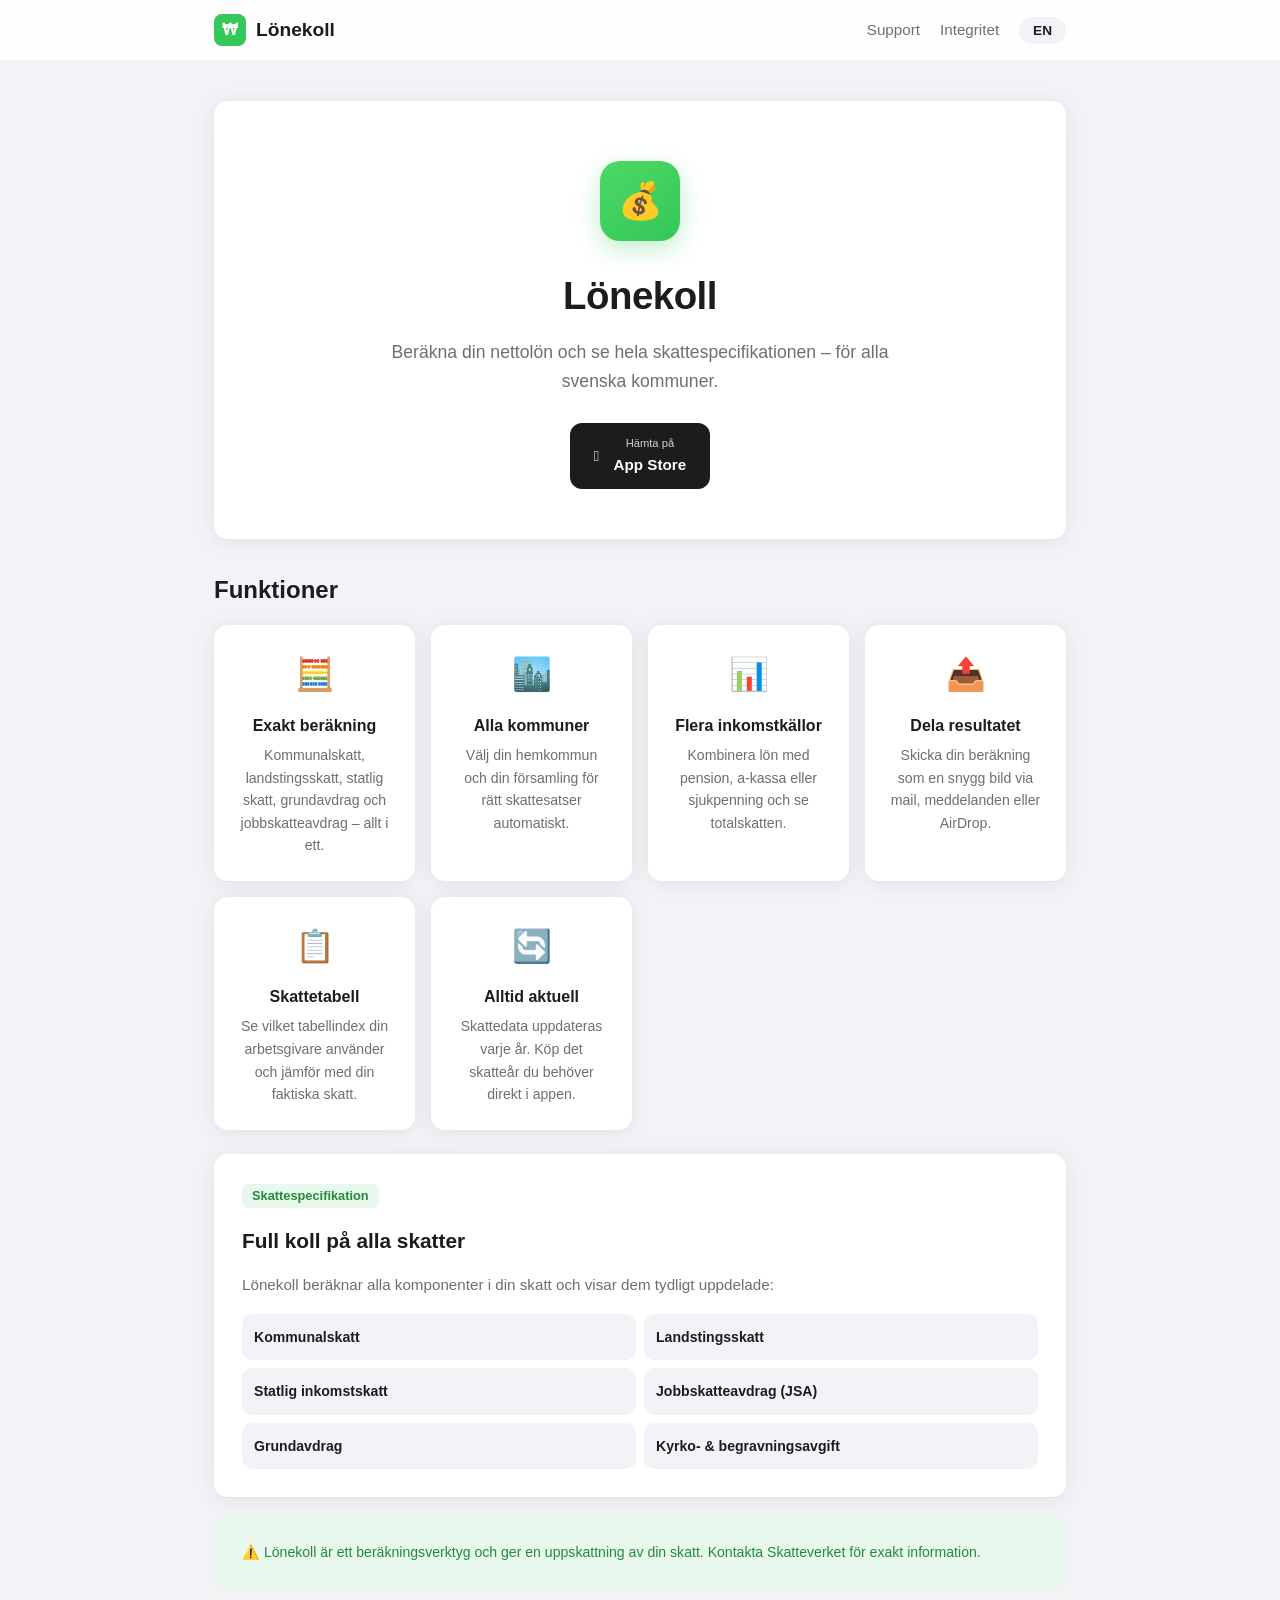
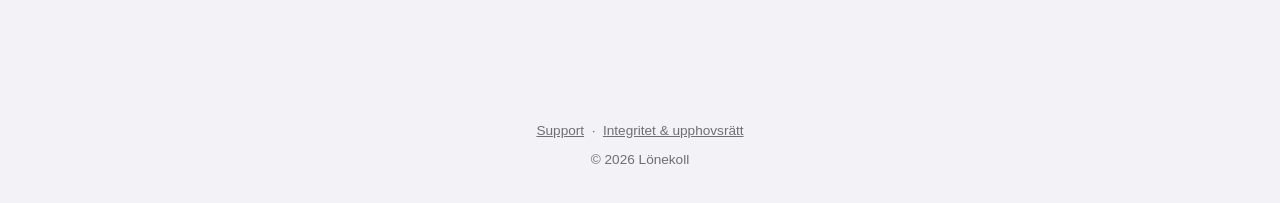
<file: index.html>
<!DOCTYPE html>
<html lang="sv">
<head>
  <meta charset="UTF-8">
  <meta name="viewport" content="width=device-width, initial-scale=1.0">
  <title>Lönekoll – Löne- och skattekalkylator</title>
  <meta name="description" content="Beräkna din nettolön och se hela skattespecifikationen direkt i mobilen.">
  <link rel="stylesheet" href="style.css">
</head>
<body>

<header>
  <nav>
    <a href="index.html" class="logo">
      <div class="logo-icon">₩</div>
      Lönekoll
    </a>
    <div class="nav-links">
      <a href="support.html"><span class="sv-inline">Support</span><span class="en-inline">Support</span></a>
      <a href="privacy.html"><span class="sv-inline">Integritet</span><span class="en-inline">Privacy</span></a>
      <button class="lang-btn" onclick="toggleLang()" id="langBtn">EN</button>
    </div>
  </nav>
</header>

<main>

  <!-- HERO -->
  <div class="hero">
    <div class="hero-icon">💰</div>
    <h1>Lönekoll</h1>
    <p class="sv">Beräkna din nettolön och se hela skattespecifikationen – för alla svenska kommuner.</p>
    <p class="en">Calculate your net salary and see the full tax breakdown – for every Swedish municipality.</p>
    <a href="#" class="appstore-btn">
      &#xf8ff;&nbsp;
      <span>
        <small style="display:block;font-size:0.7rem;font-weight:400;opacity:0.8">
          <span class="sv-inline">Hämta på</span><span class="en-inline">Download on the</span>
        </small>
        App Store
      </span>
    </a>
  </div>

  <!-- FEATURES -->
  <div class="sv"><p class="section-title">Funktioner</p></div>
  <div class="en"><p class="section-title">Features</p></div>

  <div class="features">
    <div class="feature">
      <div class="feature-icon">🧮</div>
      <h3 class="sv">Exakt beräkning</h3>
      <h3 class="en">Precise calculation</h3>
      <p class="sv">Kommunalskatt, landstingsskatt, statlig skatt, grundavdrag och jobbskatteavdrag – allt i ett.</p>
      <p class="en">Municipal tax, regional tax, state tax, basic allowance and earned income credit – all in one.</p>
    </div>
    <div class="feature">
      <div class="feature-icon">🏙️</div>
      <h3 class="sv">Alla kommuner</h3>
      <h3 class="en">All municipalities</h3>
      <p class="sv">Välj din hemkommun och din församling för rätt skattesatser automatiskt.</p>
      <p class="en">Select your municipality and parish to get the correct tax rates automatically.</p>
    </div>
    <div class="feature">
      <div class="feature-icon">📊</div>
      <h3 class="sv">Flera inkomstkällor</h3>
      <h3 class="en">Multiple income sources</h3>
      <p class="sv">Kombinera lön med pension, a-kassa eller sjukpenning och se totalskatten.</p>
      <p class="en">Combine salary with pension, unemployment benefit or sick pay and see the total tax.</p>
    </div>
    <div class="feature">
      <div class="feature-icon">📤</div>
      <h3 class="sv">Dela resultatet</h3>
      <h3 class="en">Share the result</h3>
      <p class="sv">Skicka din beräkning som en snygg bild via mail, meddelanden eller AirDrop.</p>
      <p class="en">Send your calculation as a clean image via email, Messages or AirDrop.</p>
    </div>
    <div class="feature">
      <div class="feature-icon">📋</div>
      <h3 class="sv">Skattetabell</h3>
      <h3 class="en">Tax table</h3>
      <p class="sv">Se vilket tabellindex din arbetsgivare använder och jämför med din faktiska skatt.</p>
      <p class="en">See which table index your employer uses and compare it to your actual tax.</p>
    </div>
    <div class="feature">
      <div class="feature-icon">🔄</div>
      <h3 class="sv">Alltid aktuell</h3>
      <h3 class="en">Always up to date</h3>
      <p class="sv">Skattedata uppdateras varje år. Köp det skatteår du behöver direkt i appen.</p>
      <p class="en">Tax data is updated every year. Purchase the tax year you need directly in the app.</p>
    </div>
  </div>

  <!-- TAX BREAKDOWN -->
  <div class="card">
    <div class="badge sv">Skattespecifikation</div>
    <div class="badge en">Tax breakdown</div>
    <h2 class="sv">Full koll på alla skatter</h2>
    <h2 class="en">Full view of every tax</h2>
    <p class="sv">Lönekoll beräknar alla komponenter i din skatt och visar dem tydligt uppdelade:</p>
    <p class="en">Lönekoll calculates every component of your tax and displays them clearly:</p>
    <div style="display:grid;grid-template-columns:1fr 1fr;gap:8px;margin-top:16px;">
      <div style="background:var(--light-gray);border-radius:10px;padding:12px;font-size:0.88rem;">
        <strong class="sv">Kommunalskatt</strong><strong class="en">Municipal tax</strong>
      </div>
      <div style="background:var(--light-gray);border-radius:10px;padding:12px;font-size:0.88rem;">
        <strong class="sv">Landstingsskatt</strong><strong class="en">Regional tax</strong>
      </div>
      <div style="background:var(--light-gray);border-radius:10px;padding:12px;font-size:0.88rem;">
        <strong class="sv">Statlig inkomstskatt</strong><strong class="en">State income tax</strong>
      </div>
      <div style="background:var(--light-gray);border-radius:10px;padding:12px;font-size:0.88rem;">
        <strong class="sv">Jobbskatteavdrag (JSA)</strong><strong class="en">Earned income credit</strong>
      </div>
      <div style="background:var(--light-gray);border-radius:10px;padding:12px;font-size:0.88rem;">
        <strong class="sv">Grundavdrag</strong><strong class="en">Basic allowance</strong>
      </div>
      <div style="background:var(--light-gray);border-radius:10px;padding:12px;font-size:0.88rem;">
        <strong class="sv">Kyrko- &amp; begravningsavgift</strong><strong class="en">Church &amp; burial fee</strong>
      </div>
    </div>
  </div>

  <!-- DISCLAIMER -->
  <div class="card" style="background:var(--green-light);box-shadow:none;">
    <p style="font-size:0.88rem;color:var(--green-dark);">
      <span class="sv">⚠️ Lönekoll är ett beräkningsverktyg och ger en uppskattning av din skatt. Kontakta Skatteverket för exakt information.</span>
      <span class="en">⚠️ Lönekoll is a calculation tool and provides an estimate of your taxes. Contact the Swedish Tax Agency (Skatteverket) for exact information.</span>
    </p>
  </div>

</main>

  
<footer>
  <p>
    <a href="support.html" class="sv-inline">Support</a>
    <a href="support.html" class="en-inline">Support</a>
    &nbsp;·&nbsp;
    <a href="privacy.html"><span class="sv-inline">Integritet &amp; upphovsrätt</span><span class="en-inline">Privacy &amp; copyright</span></a>
  </p>
  <p style="margin-top:8px;">© 2026 Lönekoll</p>
</footer>

<script>
  function toggleLang() {
    document.body.classList.toggle('lang-en');
    const isEn = document.body.classList.contains('lang-en');
    document.getElementById('langBtn').textContent = isEn ? 'SV' : 'EN';
    document.documentElement.lang = isEn ? 'en' : 'sv';
    localStorage.setItem('lang', isEn ? 'en' : 'sv');
  }
  // Restore saved language
  if (localStorage.getItem('lang') === 'en') {
    document.body.classList.add('lang-en');
    document.getElementById('langBtn').textContent = 'SV';
    document.documentElement.lang = 'en';
  }
</script>

</body>
</html>
</file>
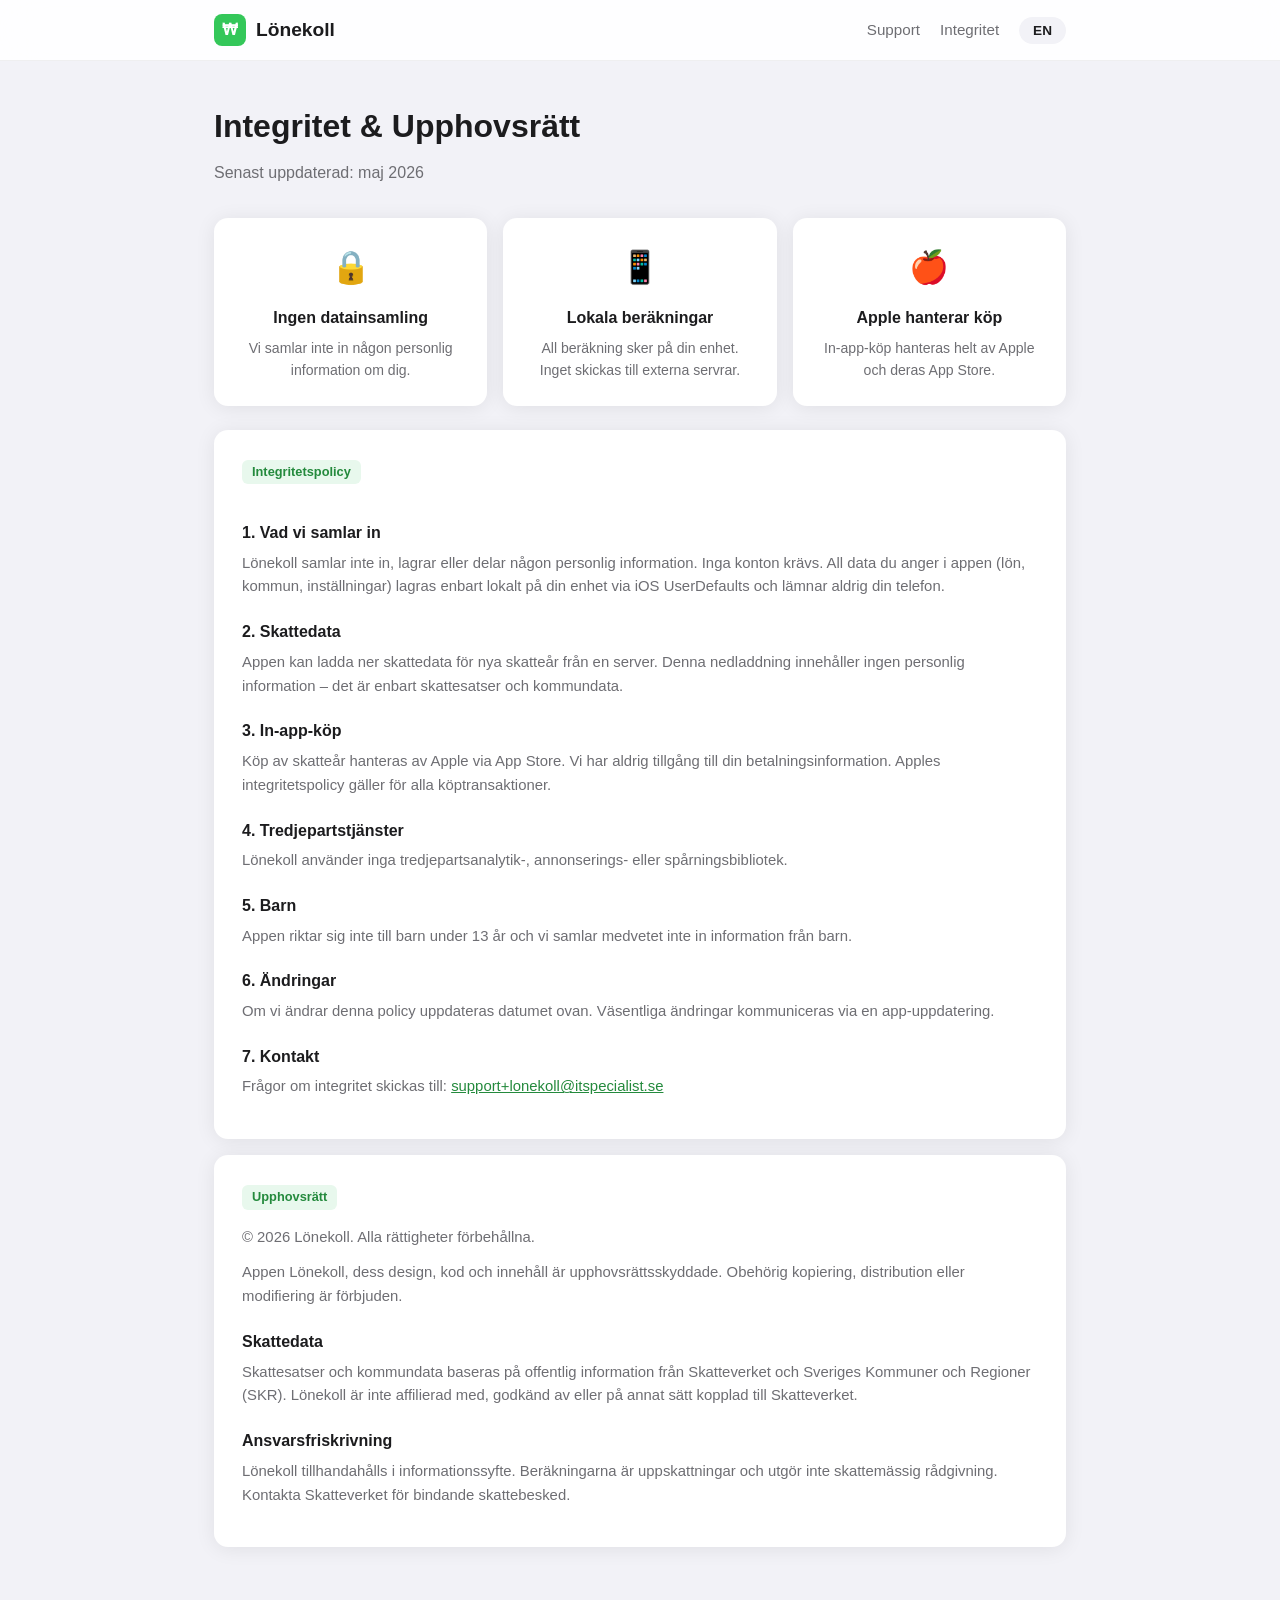
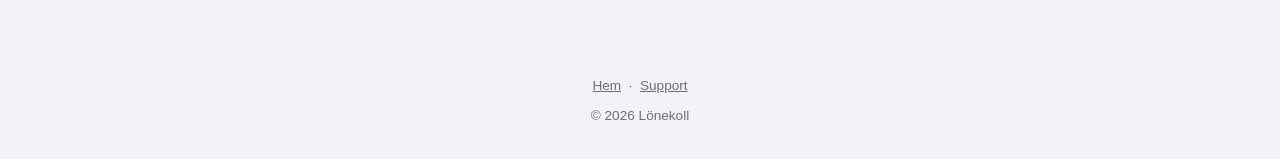
<file: privacy.html>
<!DOCTYPE html>
<html lang="sv">
<head>
  <meta charset="UTF-8">
  <meta name="viewport" content="width=device-width, initial-scale=1.0">
  <title>Integritet & Upphovsrätt – Lönekoll</title>
  <meta name="description" content="Integritetspolicy och upphovsrättsinformation för Lönekoll.">
  <link rel="stylesheet" href="style.css">
</head>
<body>

<header>
  <nav>
    <a href="index.html" class="logo">
      <div class="logo-icon">₩</div>
      Lönekoll
    </a>
    <div class="nav-links">
      <a href="support.html"><span class="sv-inline">Support</span><span class="en-inline">Support</span></a>
      <a href="privacy.html"><span class="sv-inline">Integritet</span><span class="en-inline">Privacy</span></a>
      <button class="lang-btn" onclick="toggleLang()" id="langBtn">EN</button>
    </div>
  </nav>
</header>

<main>

  <div class="sv">
    <h1 style="font-size:2rem;font-weight:800;margin-bottom:8px;">Integritet &amp; Upphovsrätt</h1>
    <p style="color:var(--gray);margin-bottom:32px;">Senast uppdaterad: maj 2026</p>
  </div>
  <div class="en">
    <h1 style="font-size:2rem;font-weight:800;margin-bottom:8px;">Privacy &amp; Copyright</h1>
    <p style="color:var(--gray);margin-bottom:32px;">Last updated: May 2026</p>
  </div>

  <!-- SUMMARY BOXES -->
  <div class="features" style="margin-bottom:24px;">
    <div class="feature">
      <div class="feature-icon">🔒</div>
      <h3 class="sv">Ingen datainsamling</h3>
      <h3 class="en">No data collection</h3>
      <p class="sv">Vi samlar inte in någon personlig information om dig.</p>
      <p class="en">We do not collect any personal information about you.</p>
    </div>
    <div class="feature">
      <div class="feature-icon">📱</div>
      <h3 class="sv">Lokala beräkningar</h3>
      <h3 class="en">Local calculations</h3>
      <p class="sv">All beräkning sker på din enhet. Inget skickas till externa servrar.</p>
      <p class="en">All calculations happen on your device. Nothing is sent to external servers.</p>
    </div>
    <div class="feature">
      <div class="feature-icon">🍎</div>
      <h3 class="sv">Apple hanterar köp</h3>
      <h3 class="en">Apple handles purchases</h3>
      <p class="sv">In-app-köp hanteras helt av Apple och deras App Store.</p>
      <p class="en">In-app purchases are handled entirely by Apple and their App Store.</p>
    </div>
  </div>

  <!-- PRIVACY POLICY -->
  <div class="card">
    <div class="badge sv">Integritetspolicy</div>
    <div class="badge en">Privacy Policy</div>

    <div class="sv prose">
      <h3>1. Vad vi samlar in</h3>
      <p>Lönekoll samlar inte in, lagrar eller delar någon personlig information. Inga konton krävs. All data du anger i appen (lön, kommun, inställningar) lagras enbart lokalt på din enhet via iOS UserDefaults och lämnar aldrig din telefon.</p>

      <h3>2. Skattedata</h3>
      <p>Appen kan ladda ner skattedata för nya skatteår från en server. Denna nedladdning innehåller ingen personlig information – det är enbart skattesatser och kommundata.</p>

      <h3>3. In-app-köp</h3>
      <p>Köp av skatteår hanteras av Apple via App Store. Vi har aldrig tillgång till din betalningsinformation. Apples integritetspolicy gäller för alla köptransaktioner.</p>

      <h3>4. Tredjepartstjänster</h3>
      <p>Lönekoll använder inga tredjepartsanalytik-, annonserings- eller spårningsbibliotek.</p>

      <h3>5. Barn</h3>
      <p>Appen riktar sig inte till barn under 13 år och vi samlar medvetet inte in information från barn.</p>

      <h3>6. Ändringar</h3>
      <p>Om vi ändrar denna policy uppdateras datumet ovan. Väsentliga ändringar kommuniceras via en app-uppdatering.</p>

      <h3>7. Kontakt</h3>
      <p>Frågor om integritet skickas till: <a href="mailto:support+lonekoll@itspecialist.se" style="color:var(--green-dark);">support+lonekoll@itspecialist.se</a></p>
    </div>

    <div class="en prose">
      <h3>1. What we collect</h3>
      <p>Lönekoll does not collect, store, or share any personal information. No accounts are required. All data you enter in the app (salary, municipality, settings) is stored locally on your device via iOS UserDefaults and never leaves your phone.</p>

      <h3>2. Tax data</h3>
      <p>The app may download tax data for new tax years from a server. This download contains no personal information – it is solely tax rates and municipality data.</p>

      <h3>3. In-app purchases</h3>
      <p>Purchases of tax years are handled by Apple via the App Store. We never have access to your payment information. Apple's privacy policy applies to all purchase transactions.</p>

      <h3>4. Third-party services</h3>
      <p>Lönekoll uses no third-party analytics, advertising, or tracking libraries.</p>

      <h3>5. Children</h3>
      <p>The app is not directed at children under 13 and we do not knowingly collect information from children.</p>

      <h3>6. Changes</h3>
      <p>If we change this policy, the date above will be updated. Significant changes will be communicated via an app update.</p>

      <h3>7. Contact</h3>
      <p>Privacy questions can be sent to: <a href="mailto:support+lonekoll@itspecialist.se" style="color:var(--green-dark);">support+lonekoll@itspecialist.se</a></p>
    </div>
  </div>

  <!-- COPYRIGHT -->
  <div class="card">
    <div class="badge sv">Upphovsrätt</div>
    <div class="badge en">Copyright</div>

    <div class="sv prose">
      <p>© 2026 Lönekoll. Alla rättigheter förbehållna.</p>
      <p>Appen Lönekoll, dess design, kod och innehåll är upphovsrättsskyddade. Obehörig kopiering, distribution eller modifiering är förbjuden.</p>

      <h3>Skattedata</h3>
      <p>Skattesatser och kommundata baseras på offentlig information från Skatteverket och Sveriges Kommuner och Regioner (SKR). Lönekoll är inte affilierad med, godkänd av eller på annat sätt kopplad till Skatteverket.</p>

      <h3>Ansvarsfriskrivning</h3>
      <p>Lönekoll tillhandahålls i informationssyfte. Beräkningarna är uppskattningar och utgör inte skattemässig rådgivning. Kontakta Skatteverket för bindande skattebesked.</p>
    </div>

    <div class="en prose">
      <p>© 2026 Lönekoll. All rights reserved.</p>
      <p>The Lönekoll app, its design, code, and content are protected by copyright. Unauthorized copying, distribution, or modification is prohibited.</p>

      <h3>Tax data</h3>
      <p>Tax rates and municipality data are based on public information from the Swedish Tax Agency (Skatteverket) and the Association of Swedish Municipalities and Regions (SKR). Lönekoll is not affiliated with, endorsed by, or otherwise connected to Skatteverket.</p>

      <h3>Disclaimer</h3>
      <p>Lönekoll is provided for informational purposes only. Calculations are estimates and do not constitute tax advice. Contact Skatteverket for binding tax decisions.</p>
    </div>
  </div>

</main>

<footer>
  <p>
    <a href="index.html"><span class="sv-inline">Hem</span><span class="en-inline">Home</span></a>
    &nbsp;·&nbsp;
    <a href="support.html">Support</a>
  </p>
  <p style="margin-top:8px;">© 2026 Lönekoll</p>
</footer>

<script>
  function toggleLang() {
    document.body.classList.toggle('lang-en');
    const isEn = document.body.classList.contains('lang-en');
    document.getElementById('langBtn').textContent = isEn ? 'SV' : 'EN';
    document.documentElement.lang = isEn ? 'en' : 'sv';
    localStorage.setItem('lang', isEn ? 'en' : 'sv');
  }
  if (localStorage.getItem('lang') === 'en') {
    document.body.classList.add('lang-en');
    document.getElementById('langBtn').textContent = 'SV';
    document.documentElement.lang = 'en';
  }
</script>

</body>
</html>
</file>
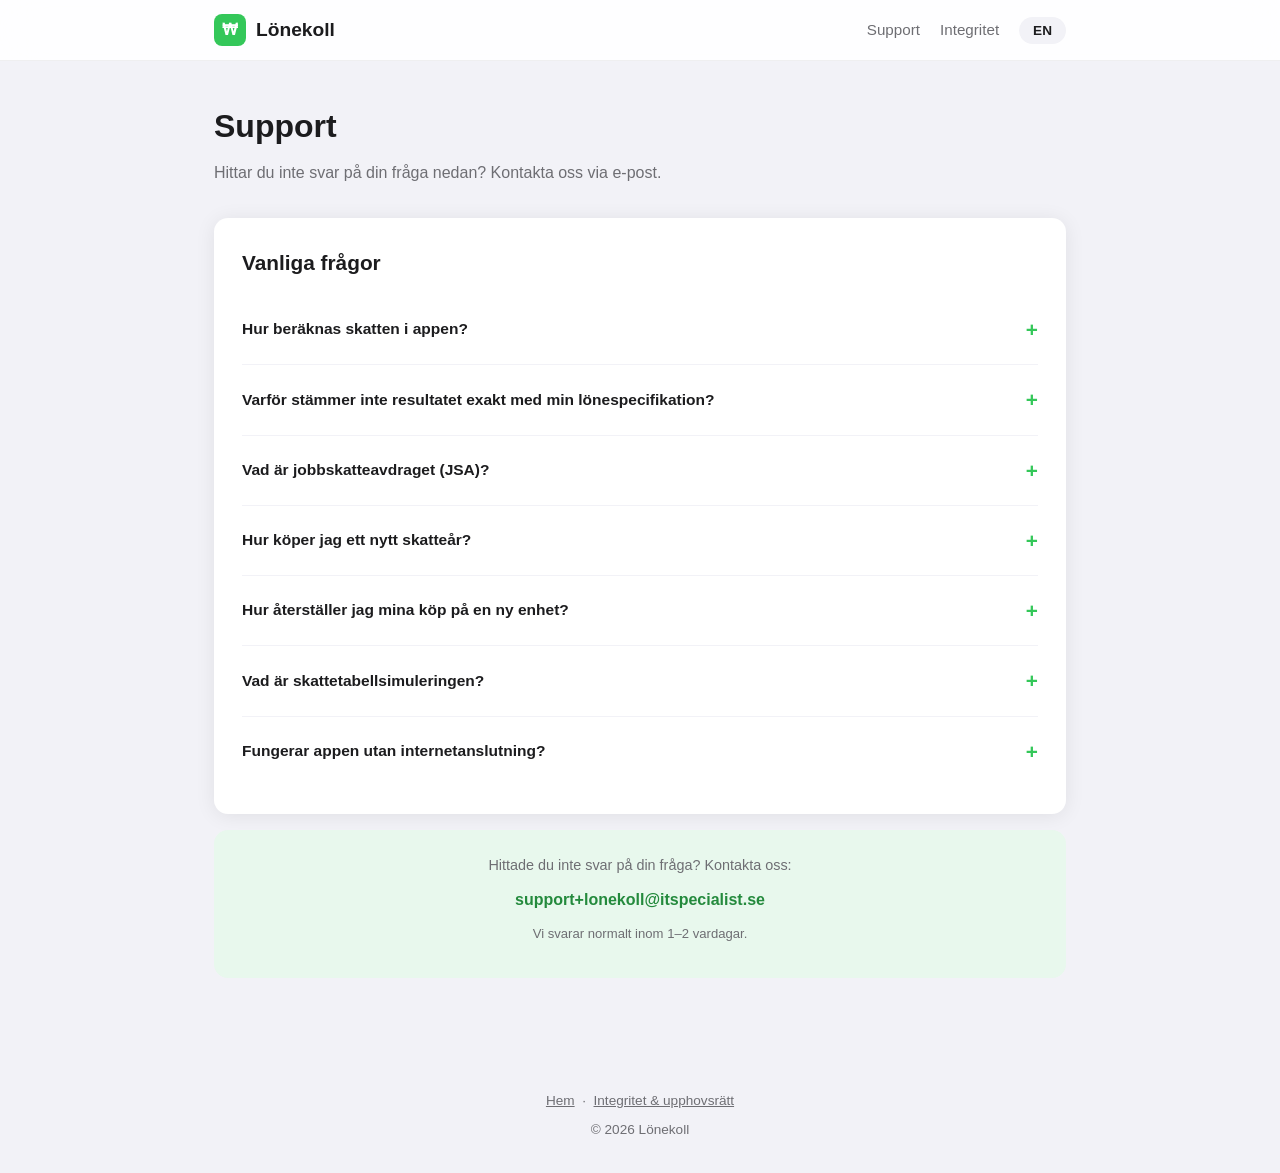
<file: support.html>
<!DOCTYPE html>
<html lang="sv">
<head>
  <meta charset="UTF-8">
  <meta name="viewport" content="width=device-width, initial-scale=1.0">
  <title>Support – Lönekoll</title>
  <meta name="description" content="Hjälp och support för Lönekoll-appen.">
  <link rel="stylesheet" href="style.css">
</head>
<body>

<header>
  <nav>
    <a href="index.html" class="logo">
      <div class="logo-icon">₩</div>
      Lönekoll
    </a>
    <div class="nav-links">
      <a href="support.html"><span class="sv-inline">Support</span><span class="en-inline">Support</span></a>
      <a href="privacy.html"><span class="sv-inline">Integritet</span><span class="en-inline">Privacy</span></a>
      <button class="lang-btn" onclick="toggleLang()" id="langBtn">EN</button>
    </div>
  </nav>
</header>

<main>

  <div class="sv"><h1 style="font-size:2rem;font-weight:800;margin-bottom:8px;">Support</h1></div>
  <div class="en"><h1 style="font-size:2rem;font-weight:800;margin-bottom:8px;">Support</h1></div>
  <p class="sv" style="color:var(--gray);margin-bottom:32px;">Hittar du inte svar på din fråga nedan? Kontakta oss via e-post.</p>
  <p class="en" style="color:var(--gray);margin-bottom:32px;">Can't find an answer below? Contact us by email.</p>

  <!-- FAQ -->
  <div class="card">
    <h2 class="sv">Vanliga frågor</h2>
    <h2 class="en">Frequently asked questions</h2>

    <!-- Q1 -->
    <div class="faq-item">
      <div class="faq-question sv" onclick="toggle(this)">Hur beräknas skatten i appen?</div>
      <div class="faq-question en" onclick="toggle(this)">How is the tax calculated in the app?</div>
      <div class="faq-answer sv">
        Lönekoll beräknar skatten baserat på din bruttolön, din hemkommun och ditt civilstånd (kyrkomedlem eller inte). Beräkningen inkluderar kommunalskatt, landstingsskatt, begravningsavgift, kyrkoavgift, grundavdrag, statlig inkomstskatt och jobbskatteavdrag (JSA) – samma komponenter som Skatteverket använder.
      </div>
      <div class="faq-answer en">
        Lönekoll calculates tax based on your gross salary, municipality, and civil status (church member or not). The calculation includes municipal tax, regional tax, burial fee, church fee, basic allowance, state income tax, and earned income credit (JSA) – the same components used by the Swedish Tax Agency.
      </div>
    </div>

    <!-- Q2 -->
    <div class="faq-item">
      <div class="faq-question sv" onclick="toggle(this)">Varför stämmer inte resultatet exakt med min lönespecifikation?</div>
      <div class="faq-question en" onclick="toggle(this)">Why doesn't the result match my payslip exactly?</div>
      <div class="faq-answer sv">
        Lönekoll ger en uppskattning baserad på standardregler. Din faktiska skatt kan påverkas av individuella jämkningsbeslut, förmåner, tjänstepension eller andra avdrag som appen inte känner till. Använd skattetabellsimuleringen för att se hur din arbetsgivare beräknar preliminärskatten.
      </div>
      <div class="faq-answer en">
        Lönekoll provides an estimate based on standard rules. Your actual tax may be affected by individual tax adjustment decisions, benefits, occupational pension, or other deductions the app isn't aware of. Use the tax table simulation to see how your employer calculates preliminary tax.
      </div>
    </div>

    <!-- Q3 -->
    <div class="faq-item">
      <div class="faq-question sv" onclick="toggle(this)">Vad är jobbskatteavdraget (JSA)?</div>
      <div class="faq-question en" onclick="toggle(this)">What is the earned income credit (jobbskatteavdrag)?</div>
      <div class="faq-answer sv">
        Jobbskatteavdraget är ett skatteavdrag som minskar skatten för den som arbetar och har löneinkomst. JSA gäller enbart inkomst av tjänst (lön) – inte pension, a-kassa eller sjukpenning. Lönekoll hanterar detta korrekt när du kombinerar flera inkomstkällor.
      </div>
      <div class="faq-answer en">
        The earned income credit reduces tax for those with wage income. It applies only to employment income (salary) – not pension, unemployment benefit, or sick pay. Lönekoll handles this correctly when you combine multiple income sources.
      </div>
    </div>

    <!-- Q4 -->
    <div class="faq-item">
      <div class="faq-question sv" onclick="toggle(this)">Hur köper jag ett nytt skatteår?</div>
      <div class="faq-question en" onclick="toggle(this)">How do I purchase a new tax year?</div>
      <div class="faq-answer sv">
        Gå till fliken Skatteår i appen. Skatteår som inte ingår visas under "Lås upp fler år". Tryck på ett år och följ instruktionerna för köp via App Store.
      </div>
      <div class="faq-answer en">
        Go to the Tax Years tab in the app. Years not included are listed under "Unlock more years". Tap a year and follow the purchase instructions via the App Store.
      </div>
    </div>

    <!-- Q5 -->
    <div class="faq-item">
      <div class="faq-question sv" onclick="toggle(this)">Hur återställer jag mina köp på en ny enhet?</div>
      <div class="faq-question en" onclick="toggle(this)">How do I restore my purchases on a new device?</div>
      <div class="faq-answer sv">
        Öppna appen och gå till Inställningar → Återställ köp. Logga in med samma Apple-ID som du använde vid köpet. Alla tidigare köpta skatteår återställs utan extra kostnad.
      </div>
      <div class="faq-answer en">
        Open the app and go to Settings → Restore purchases. Sign in with the same Apple ID used at the time of purchase. All previously purchased tax years are restored at no extra cost.
      </div>
    </div>

    <!-- Q6 -->
    <div class="faq-item">
      <div class="faq-question sv" onclick="toggle(this)">Vad är skattetabellsimuleringen?</div>
      <div class="faq-question en" onclick="toggle(this)">What is the tax table simulation?</div>
      <div class="faq-answer sv">
        Arbetsgivare använder Skatteverkets skattetabeller för att dra preliminärskatt. Simuleringsläget visar vilket tabellindex (kolumn) som gäller för din inkomst och beräknar skatten på samma sätt som din arbetsgivare.
      </div>
      <div class="faq-answer en">
        Employers use the Swedish Tax Agency's tax tables for preliminary tax withholding. Simulation mode shows which table index applies to your income and calculates tax the same way your employer does.
      </div>
    </div>

    <!-- Q7 -->
    <div class="faq-item">
      <div class="faq-question sv" onclick="toggle(this)">Fungerar appen utan internetanslutning?</div>
      <div class="faq-question en" onclick="toggle(this)">Does the app work without an internet connection?</div>
      <div class="faq-answer sv">
        Ja. Alla beräkningar sker lokalt på din enhet. Internetanslutning behövs bara för att ladda ner skattedata för nya år eller genomföra köp.
      </div>
      <div class="faq-answer en">
        Yes. All calculations are performed locally on your device. An internet connection is only needed to download tax data for new years or to make purchases.
      </div>
    </div>

  </div>

  <!-- CONTACT -->
  <div class="contact-box">
    <p class="sv">Hittade du inte svar på din fråga? Kontakta oss:</p>
    <p class="en">Didn't find an answer? Contact us:</p>
    <a href="mailto:support+lonekoll@itspecialist.se">support+lonekoll@itspecialist.se</a>
    <p style="margin-top:10px;font-size:0.82rem;" class="sv">Vi svarar normalt inom 1–2 vardagar.</p>
    <p style="margin-top:10px;font-size:0.82rem;" class="en">We typically respond within 1–2 business days.</p>
  </div>

</main>

<footer>
  <p>
    <a href="index.html"><span class="sv-inline">Hem</span><span class="en-inline">Home</span></a>
    &nbsp;·&nbsp;
    <a href="privacy.html"><span class="sv-inline">Integritet &amp; upphovsrätt</span><span class="en-inline">Privacy &amp; copyright</span></a>
  </p>
  <p style="margin-top:8px;">© 2026 Lönekoll</p>
</footer>

<script>
  function toggleLang() {
    document.body.classList.toggle('lang-en');
    const isEn = document.body.classList.contains('lang-en');
    document.getElementById('langBtn').textContent = isEn ? 'SV' : 'EN';
    document.documentElement.lang = isEn ? 'en' : 'sv';
    localStorage.setItem('lang', isEn ? 'en' : 'sv');
  }
  if (localStorage.getItem('lang') === 'en') {
    document.body.classList.add('lang-en');
    document.getElementById('langBtn').textContent = 'SV';
    document.documentElement.lang = 'en';
  }

  function toggle(el) {
    el.closest('.faq-item').classList.toggle('open');
  }
</script>

</body>
</html>
</file>
<file: style.css>
:root {
  --green: #34C759;
  --green-dark: #248A3D;
  --green-light: #E8F8ED;
  --dark: #1C1C1E;
  --gray: #6E6E73;
  --light-gray: #F2F2F7;
  --white: #FFFFFF;
  --radius: 14px;
  --shadow: 0 2px 20px rgba(0,0,0,0.08);
  --max-width: 900px;
}

* { margin: 0; padding: 0; box-sizing: border-box; }

body {
  font-family: -apple-system, BlinkMacSystemFont, "Segoe UI", sans-serif;
  background: var(--light-gray);
  color: var(--dark);
  line-height: 1.6;
}

/* NAV */
header {
  background: rgba(255,255,255,0.9);
  backdrop-filter: blur(20px);
  -webkit-backdrop-filter: blur(20px);
  border-bottom: 1px solid rgba(0,0,0,0.06);
  position: sticky;
  top: 0;
  z-index: 100;
}

nav {
  max-width: var(--max-width);
  margin: 0 auto;
  padding: 0 24px;
  height: 60px;
  display: flex;
  align-items: center;
  justify-content: space-between;
  gap: 16px;
}

.logo {
  font-size: 1.2rem;
  font-weight: 700;
  color: var(--dark);
  text-decoration: none;
  display: flex;
  align-items: center;
  gap: 10px;
}

.logo-icon {
  width: 32px;
  height: 32px;
  background: var(--green);
  border-radius: 8px;
  display: flex;
  align-items: center;
  justify-content: center;
  color: white;
  font-size: 16px;
}

.nav-links {
  display: flex;
  align-items: center;
  gap: 20px;
}

.nav-links a {
  color: var(--gray);
  text-decoration: none;
  font-size: 0.95rem;
  font-weight: 500;
  transition: color 0.2s;
}

.nav-links a:hover { color: var(--green); }

.lang-btn {
  background: var(--light-gray);
  border: none;
  border-radius: 20px;
  padding: 6px 14px;
  font-size: 0.85rem;
  font-weight: 600;
  cursor: pointer;
  color: var(--dark);
  transition: background 0.2s;
}

.lang-btn:hover { background: #E5E5EA; }

/* LANGUAGE SWITCHING */
.en { display: none; }
body.lang-en .sv { display: none; }
body.lang-en .en { display: block; }
body.lang-en .en-inline { display: inline; }
body:not(.lang-en) .sv-inline { display: inline; }
.en-inline { display: none; }

/* MAIN */
main {
  max-width: var(--max-width);
  margin: 0 auto;
  padding: 40px 24px 80px;
}

/* HERO */
.hero {
  text-align: center;
  padding: 60px 24px 50px;
  background: var(--white);
  border-radius: var(--radius);
  box-shadow: var(--shadow);
  margin-bottom: 24px;
}

.hero-icon {
  width: 80px;
  height: 80px;
  background: linear-gradient(145deg, #4CD964, #34C759);
  border-radius: 20px;
  display: flex;
  align-items: center;
  justify-content: center;
  font-size: 36px;
  margin: 0 auto 24px;
  box-shadow: 0 8px 24px rgba(52,199,89,0.3);
}

.hero h1 {
  font-size: 2.4rem;
  font-weight: 800;
  letter-spacing: -0.5px;
  margin-bottom: 12px;
}

.hero p {
  font-size: 1.1rem;
  color: var(--gray);
  max-width: 520px;
  margin: 0 auto 28px;
}

.appstore-btn {
  display: inline-flex;
  align-items: center;
  gap: 10px;
  background: var(--dark);
  color: var(--white);
  text-decoration: none;
  padding: 12px 24px;
  border-radius: 12px;
  font-weight: 600;
  font-size: 0.95rem;
  transition: background 0.2s, transform 0.15s;
}

.appstore-btn:hover { background: #333; transform: translateY(-1px); }

/* CARDS */
.card {
  background: var(--white);
  border-radius: var(--radius);
  box-shadow: var(--shadow);
  padding: 28px;
  margin-bottom: 16px;
}

.card h2 {
  font-size: 1.3rem;
  font-weight: 700;
  margin-bottom: 16px;
}

.card h3 {
  font-size: 1rem;
  font-weight: 600;
  margin-bottom: 6px;
}

.card p { color: var(--gray); font-size: 0.95rem; }

/* FEATURES GRID */
.features {
  display: grid;
  grid-template-columns: repeat(auto-fit, minmax(200px, 1fr));
  gap: 16px;
  margin-bottom: 24px;
}

.feature {
  background: var(--white);
  border-radius: var(--radius);
  box-shadow: var(--shadow);
  padding: 24px;
  text-align: center;
}

.feature-icon {
  font-size: 2rem;
  margin-bottom: 12px;
}

.feature h3 {
  font-size: 1rem;
  font-weight: 700;
  margin-bottom: 6px;
}

.feature p { font-size: 0.88rem; color: var(--gray); }

/* FAQ */
.faq-item {
  border-bottom: 1px solid var(--light-gray);
  padding: 18px 0;
}

.faq-item:last-child { border-bottom: none; }

.faq-question {
  font-weight: 600;
  font-size: 0.97rem;
  cursor: pointer;
  display: flex;
  justify-content: space-between;
  align-items: center;
  gap: 12px;
}

.faq-question::after {
  content: "+";
  font-size: 1.3rem;
  color: var(--green);
  flex-shrink: 0;
  transition: transform 0.2s;
}

.faq-item.open .faq-question::after { transform: rotate(45deg); }

.faq-answer {
  display: none;
  color: var(--gray);
  font-size: 0.92rem;
  margin-top: 10px;
  line-height: 1.7;
}

.faq-item.open .faq-answer { display: block; }

/* CONTACT */
.contact-box {
  background: var(--green-light);
  border-radius: var(--radius);
  padding: 24px;
  text-align: center;
  margin-top: 16px;
}

.contact-box a {
  color: var(--green-dark);
  font-weight: 600;
  font-size: 1rem;
  text-decoration: none;
  word-break: break-all;
}

.contact-box a:hover { text-decoration: underline; }

.contact-box p { color: var(--gray); font-size: 0.9rem; margin-bottom: 10px; }

/* BADGE */
.badge {
  display: inline-block;
  background: var(--green-light);
  color: var(--green-dark);
  border-radius: 6px;
  padding: 2px 10px;
  font-size: 0.8rem;
  font-weight: 600;
  margin-bottom: 16px;
}

/* SECTION TITLE */
.section-title {
  font-size: 1.5rem;
  font-weight: 800;
  margin-bottom: 16px;
  margin-top: 32px;
}

/* PROSE */
.prose p { color: var(--gray); font-size: 0.93rem; margin-bottom: 12px; }
.prose h3 { font-size: 1rem; font-weight: 700; margin: 20px 0 6px; }
.prose ul { padding-left: 18px; color: var(--gray); font-size: 0.93rem; }
.prose ul li { margin-bottom: 4px; }

/* FOOTER */
footer {
  text-align: center;
  padding: 32px 24px;
  color: var(--gray);
  font-size: 0.85rem;
}

footer a { color: var(--gray); text-decoration: underline; }

/* LANGUAGE SPECIFICITY FIXES — placed last to win all cascade conflicts */

/* FAQ questions: hide non-active language (overrides .faq-question { display: flex }) */
.faq-question.en { display: none; }
body.lang-en .faq-question.sv { display: none; }
body.lang-en .faq-question.en { display: flex; }

/* FAQ answers: always hidden by default regardless of language mode */
.faq-answer.en { display: none; }
body.lang-en .faq-answer.en { display: none; }

/* FAQ answers when open: show only active language */
.faq-item.open .faq-answer.sv { display: block; }
.faq-item.open .faq-answer.en { display: none; }
body.lang-en .faq-item.open .faq-answer.sv { display: none; }
body.lang-en .faq-item.open .faq-answer.en { display: block; }

/* Badge language visibility (overrides .badge { display: inline-block }) */
.badge.en { display: none; }
body.lang-en .badge.sv { display: none; }
body.lang-en .badge.en { display: inline-block; }

/* Prose blocks language visibility */
.prose.en { display: none; }
body.lang-en .prose.sv { display: none; }
body.lang-en .prose.en { display: block; }

/* Feature h3/p language visibility (overrides browser block default) */
.feature h3.en,
.feature p.en { display: none; }
body.lang-en .feature h3.sv,
body.lang-en .feature p.sv { display: none; }
body.lang-en .feature h3.en { display: block; }
body.lang-en .feature p.en { display: block; }

/* Inline language elements */
body.lang-en .sv-inline { display: none; }

/* RESPONSIVE */
@media (max-width: 600px) {
  .hero h1 { font-size: 1.8rem; }
  .nav-links a { display: none; }
}
</file>
